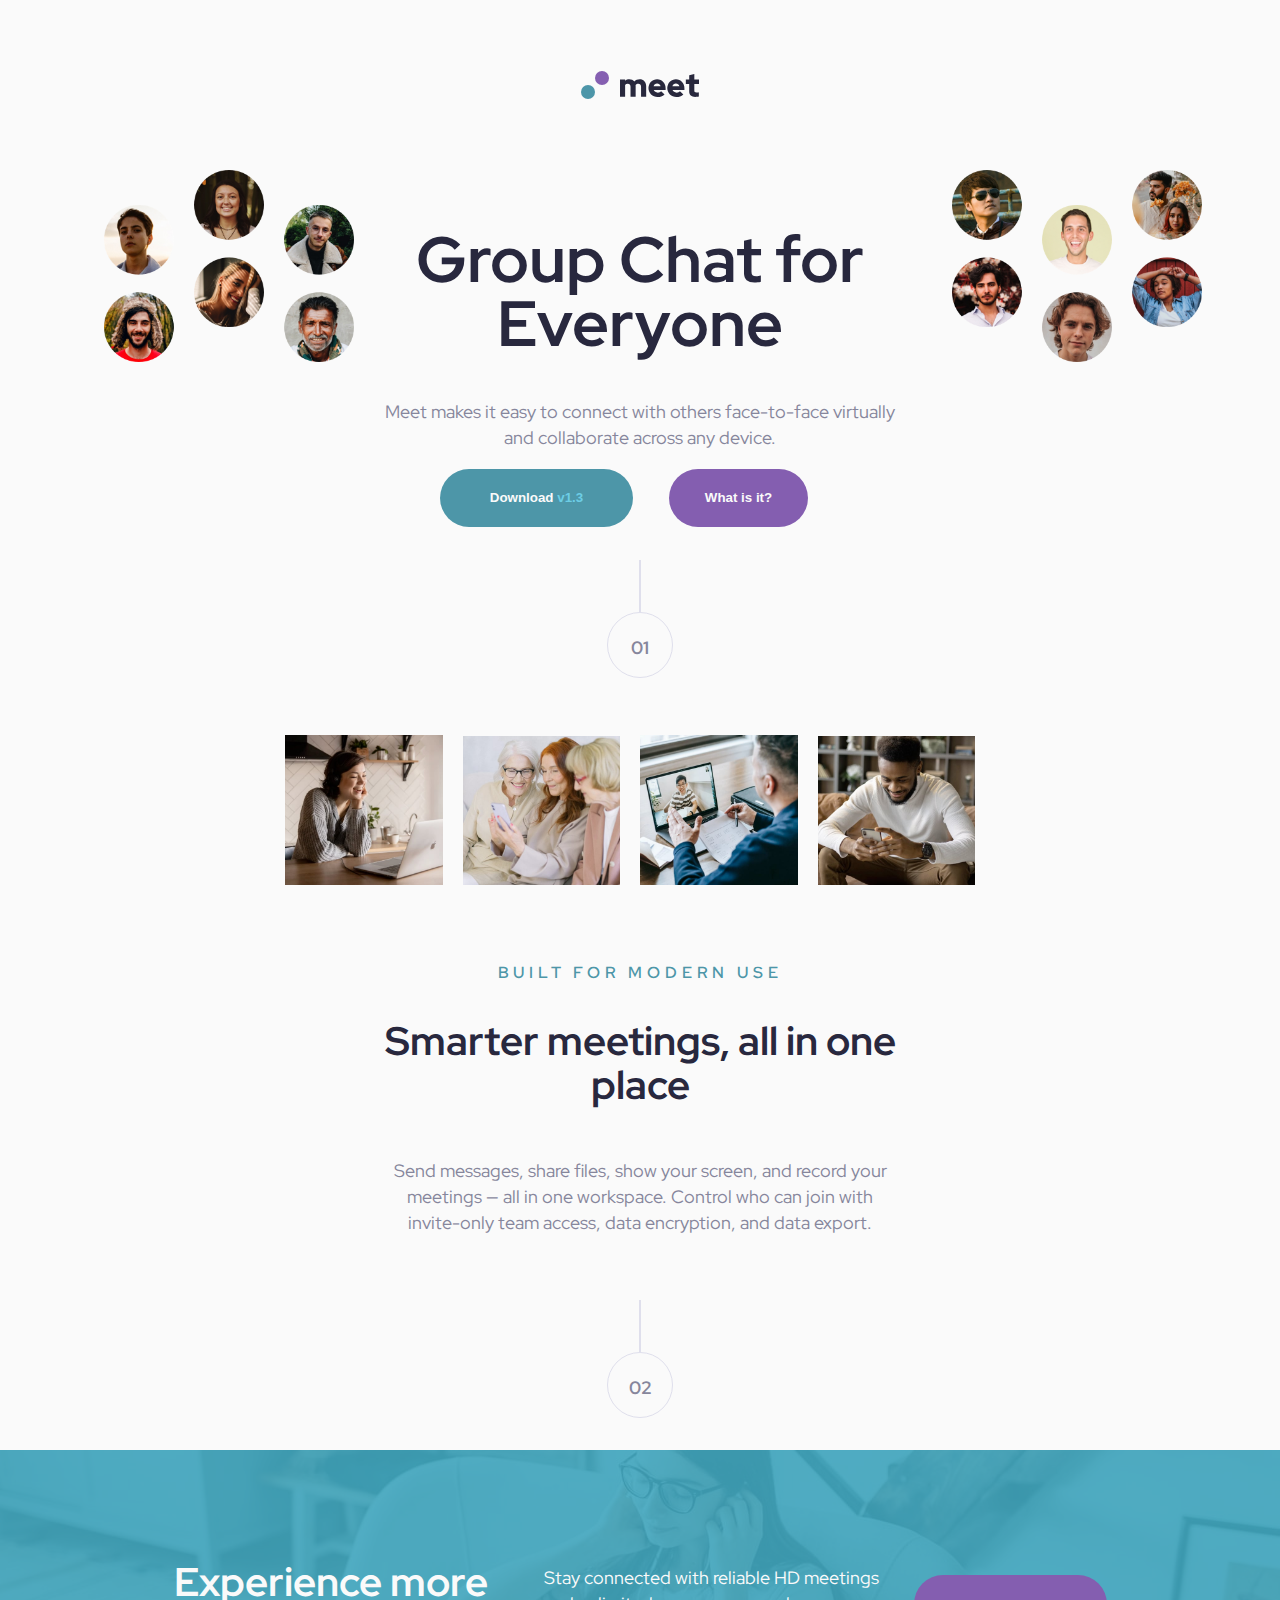
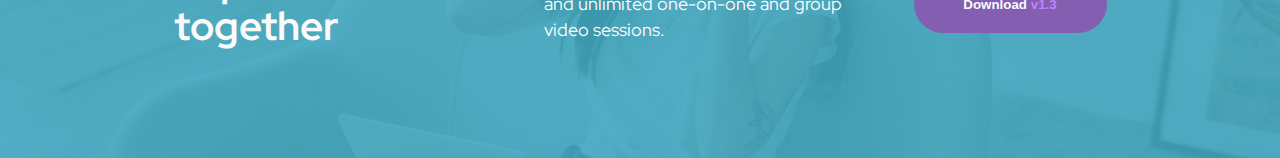
<file: index.html>
<!DOCTYPE html>
<html lang="en">
<head>
  <meta charset="UTF-8">
  <meta name="viewport" content="width=device-width, initial-scale=1.0">
  <link rel="preconnect" href="https://fonts.googleapis.com">
  <link rel="preconnect" href="https://fonts.gstatic.com" crossorigin>
  <link href="https://fonts.googleapis.com/css2?family=Red+Hat+Display:wght@400;900&display=swap" rel="stylesheet">
  <link rel="icon" type="image/png" sizes="32x32" href="./assets/favicon-32x32.png">
  <link rel="stylesheet" href="/style.css">
  
  <title>Frontend Mentor | Meet landing page</title>
</head>
<body>

<header>
  <img class="meet-logo" src="/assets/logo.svg" alt="meet-logo">
</header>

<div class="header-intro">
<div class="header-left">
<img id="img-hero-left" src="/assets/desktop/image-hero-left.png" alt="image-hero-left">
</div>

<div class="header-middle">
<h1>Group Chat for Everyone</h1>
  <p>Meet makes it easy to connect with others face-to-face virtually <br> and collaborate across any device.</p>
<button class="btn1">Download <span class="version1">v1.3</span></button>
<button class="btn2"> What is it? </button> 
</div>

<div class="header-right">
<img id="img-hero-right" src="/assets/desktop/image-hero-right.png" alt="image-hero-right">
</div>
</div>
  
<div class="item-line">
<div class="vertical-line"></div>
<div class="round">
<p>01</p>
</div>
</div>

<div class="multiple-img">

<div class="img1"></div>
<div class="img2"></div>
<div class="img3"></div>
<div class="img4"></div>

</div>



<div class="middle">
  <div class="overline">Built for modern use</div>
  <h2 id="smarter-meetings">Smarter meetings, all in one place</h2>
  <p id="p-meetings">Send messages, share files, show your screen, and record your<br>
     meetings — all in one workspace. Control who can join with 
    <br>invite-only team access, data encryption, and data export.</p>
</div>
  
<div class="item-line">
  <div class="vertical-line"></div>
<div class="round"><p>02</p></div>
</div>

<div class="footer">
  <h2 id="exp-more">Experience more <br> together</h2>
  <p id="p-exp">Stay connected with reliable HD meetings <br> and unlimited one-on-one and group <br> video sessions.</p>

  <button id="last-btn" class="btn2">Download <span class="version2">v1.3</span></button>

  
</body>
</html>
</file>
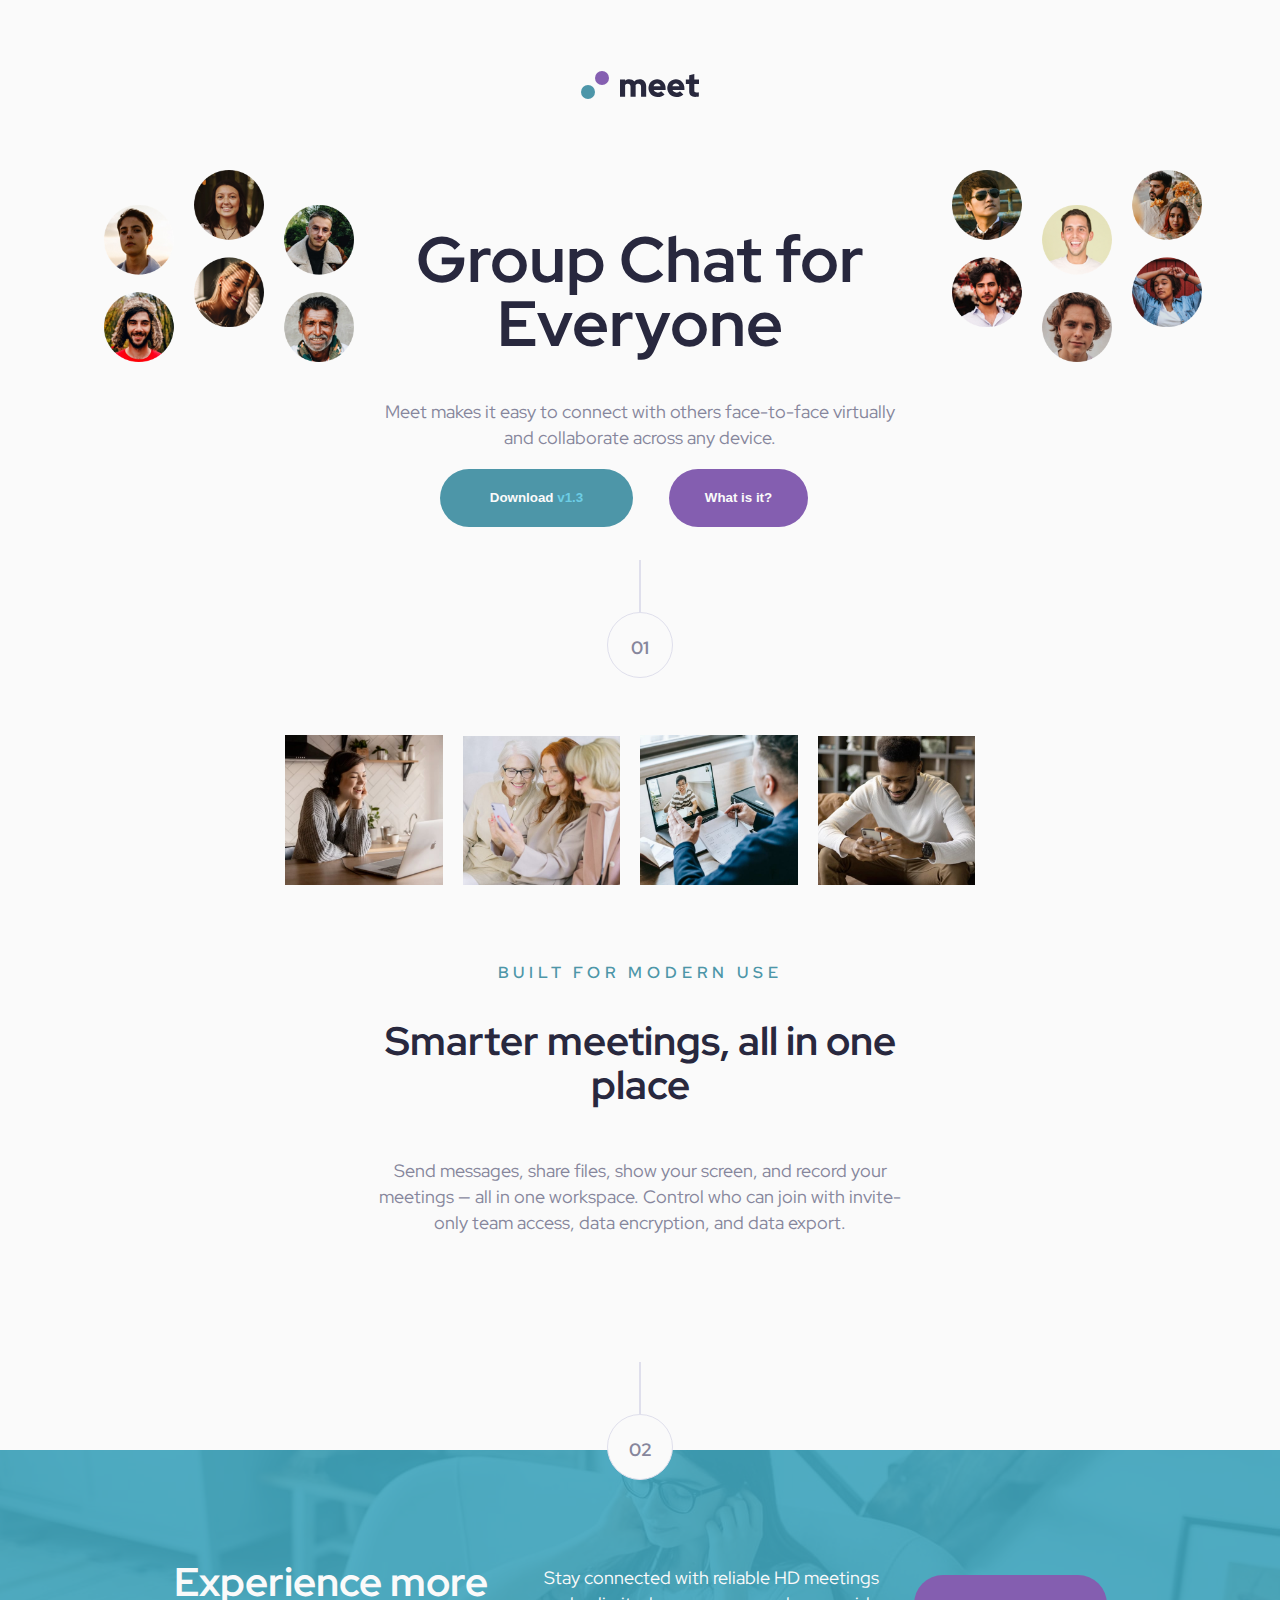
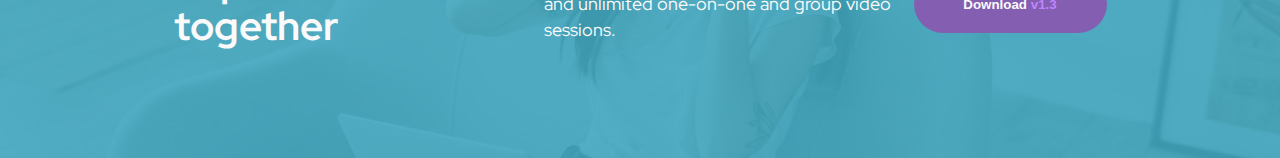
<file: docs/index.html>
<!DOCTYPE html>
<html lang="en">
<head>
  <meta charset="UTF-8">
  <meta name="viewport" content="width=device-width, initial-scale=1.0">
  <link rel="preconnect" href="https://fonts.googleapis.com">
  <link rel="preconnect" href="https://fonts.gstatic.com" crossorigin>
  <link href="https://fonts.googleapis.com/css2?family=Red+Hat+Display:wght@400;900&display=swap" rel="stylesheet">
  <link rel="icon" type="image/png" sizes="32x32" href="./assets/favicon-32x32.png">
  <link rel="stylesheet" type="text/css" href="/docs/style.css">
  
  <title>Frontend Mentor | Meet landing page</title>
</head>
<body>

<header>
  <img class="meet-logo" src="/assets/logo.svg" alt="meet-logo">
</header>


<div class="header-tablet-mobile">
  <img id="img-hero-left-tablet-mobile" src="/assets/desktop/image-hero-left.png" alt="image-hero-left">

  <img id="img-hero-right-tablet-mobile" src="/assets/desktop/image-hero-right.png" alt="image-hero-right">


</div>
<div class="header-intro">
<div class="header-left">
<img id="img-hero-left" src="/assets/desktop/image-hero-left.png" alt="image-hero-left">
</div>

<div class="header-middle">
<h1>Group Chat for Everyone</h1>
  <p>Meet makes it easy to connect with others face-to-face virtually and collaborate across any device.</p>
<div class="buttons">
  <button class="btn1">Download <span class="version1">v1.3</span></button>
  <button class="btn2"> What is it? </button> 
</div>
</div>

<div class="header-right">
<img id="img-hero-right" src="/assets/desktop/image-hero-right.png" alt="image-hero-right">
</div>
</div>
  
<div id="first-line" class="item-line">
<div class="vertical-line"></div>
<div class="round">
<p>01</p>
</div>
</div>

<div class="multiple-img">

<div class="img1"></div>
<div class="img2"></div>
<div class="img3"></div>
<div class="img4"></div>

</div>



<div class="middle">
  <div class="overline">Built for modern use</div>
  <h2 id="smarter-meetings">Smarter meetings, all in one place</h2>
  <p id="p-meetings">Send messages, share files, show your screen, and record your
     meetings — all in one workspace. Control who can join with 
    invite-only team access, data encryption, and data export.</p>
</div>
  
<div id="last-line" class="item-line">
  <div class="vertical-line"></div>
<div class="round"><p>02</p></div>
</div>

<div class="footer">
  <h2 id="exp-more">Experience more together</h2>
  <p id="p-exp">Stay connected with reliable HD meetings and unlimited one-on-one and group video sessions.</p>

  <button id="last-btn" class="btn2">Download <span class="version2">v1.3</span></button>

  
</body>
</html>
</file>
<file: style.css>
/* Variables */
:root{
    --blue-color: hsl(192, 37%, 48%);
    --blue-bg-color-opacity: hsla(192, 50%, 50%, 0.9);
    --pinky-bg-color: hsl(268, 34%, 53%); 
    --dark-letter-color: hsl(240, 21%, 20%); 
    --grey-letter-color: hsl(240, 10%, 57%);
    --grey-line-color: hsl(240, 25%, 90%);
    --blue-hover-color: hsl(192, 70%, 66%); 
    --blue-version-hover-color: hsl(192, 90%, 77%); 
    --pink-hover-color: hsl(268, 100%, 76%);
    --pink-version-hover-color: hsl(268, 100%, 86%);
    --white-letter-color: hsl(0, 0%, 98%);
}
body, html{
    overflow-x: hidden;
}

body{
    box-sizing: border-box;
    margin: 0;
    padding: 0;
    font-size: 18px; 
    line-height: 26px;
    font-family: 'Red Hat Display', sans-serif;
    line-height: 26px;
    background-color: var(--white-letter-color);
    color: var(--grey-letter-color);
}
h1{
    font-size: 64px;
    line-height: 64px;
}
h2{
    font-size: 40px;
    line-height: 44px;
}
h1, h2{
    color: var(--dark-letter-color);
}

.header-tablet-mobile{
    display: none;
}

header{
    width: 100%;
    height: 170px;
    display: flex;
    flex-direction: row;
    margin: auto;
    align-content: center;
    text-align: center;
}
.meet-logo{
margin: auto;
width: 119px;
height: 28px;
}
.header-intro{
    width: 100%;
    height: 358px;
    display: flex;
    flex-direction: row;
    margin: auto;
    justify-content: center;
    text-align: center;
    margin-bottom: 32px;
}
#img-hero-left{
    margin-left: -222px; 
}
.header-middle{
    padding: 15px;
}

button{
    border:none;
    text-decoration: none;
    height: 58px;
    padding:10px;
    border-radius: 29px;
    color: var(--white-letter-color);
    font-weight: 700;
}
@media screen and (min-width: 1024px){
    .header-left, .header-right {
    width: 200px;
    }
    #img-hero-left{
        width: 250px ;
        position: relative;
        left: 80px; 
    }
    #img-hero-right{
        width: 250px;
        position: relative;
        left: 32px;
    }
    .header-middle{
        width: 530px;
        height: 304px;
    }
}
@media screen  and (min-width: 768px) and (max-width: 1023px) {

    #img-hero-left{
    display: none;    
}
#img-hero-right{
    display: none;
}   
.header-tablet-mobile{
    display: flex;
    flex-direction: row;
    justify-content: space-between;
}

#img-hero-left-tablet-mobile{
    position: relative;
    right: 32px;
}

#img-hero-right-tablet-mobile{
    position: relative;
    left: 20px;
}

}
@media screen and (min-width: 320px) and (max-width: 425px){
    #img-hero-left{
        display: none;    
    }
    #img-hero-right{
        display: none;
    }
.header-tablet-mobile{
    display: flex;
    flex-direction: row;
    width: 414px;
    height: 153px;
}
#img-hero-left-tablet-mobile{
    position: relative;
    right: 22px;
}
#img-hero-right-tablet-mobile{
    position: relative;
    left: 6px;
}
.header-middle > h1, p{
    flex-direction: column;
    width: 327px;
    margin: auto;
    justify-content: center;
    align-content: center;
}

h1{
    font-size: 40px; 
}
p{
    font-size: 16px;
    line-height: 26px;
}

.btn1 {
    
    position: relative;
    top: 10px;
    left: 10px;
}
.btn2{
    position: relative;
    top: 30px;
    left: 12px;
}


}



/* MULTIPLE IMAGES */

.multiple-img{
    width: 1110px;
    display: flex;
    margin: auto;
    flex-direction: row;
    justify-content: center;
}

.img1, .img2, .img3, .img4{
    width: 242px;
    height: 242px;
    justify-content: space-around;
    background-size: contain;
    border-radius: 5px;
    background: no-repeat center center; 
    background-size: contain;
}

.img1{
    background-image: url(assets/desktop/image-woman-in-videocall.jpg);
}
.img2{
    background-image: url(assets/desktop/image-women-videochatting.jpg);
}
.img3{
    background-image: url(assets/desktop/image-men-in-meeting.jpg);
}
.img4{
    background-image: url(assets/desktop/image-man-texting.jpg);
}

@media screen and (min-width: 1024px){
    .multiple-img{
        width: 710px;
        justify-content: center;
        }
        .img1, .img2, .img3, .img4{
            width: 200px;
            height: 200px;
            margin-right: 20px;
        }
            }      
@media screen  and (min-width: 768px) and (max-width: 1023px){
    .multiple-img{
        width: 689px;
        justify-content: center;
        }
        .img1, .img2, .img3, .img4{
            width: 164px;
            height: 156px;
            margin-right: 20px;
        }
}
@media screen and (min-width: 320px) and (max-width: 425px){
    .multiple-img{
        width: 100%;
        height: 100%; 
        display: grid;
        grid-template-columns: repeat(2, 143px);
        grid-gap: 12px;
        }
        
        .img1, .img2, .img3, .img4{
            height: 151px;
            width: 143px;
            background-size:cover;
        }

}
.middle{
    width: 540px;
    height: 240px;
    display: flex;
    flex-direction: column;
    text-align: center;
    margin: auto;
    padding: 50px;
    margin-bottom: 50px;
}

.overline{
    letter-spacing: 0.3em;
    font-size: 16px;
    line-height: 26px;
    font-weight: 600;
    text-transform: uppercase;
    color: var(--blue-color);
}

@media screen and (min-width: 320px) and (max-width: 425px){
    .middle{
        margin-top: 40px;
        width: 327px;
        height: 284px;
        padding: 0;
    }

   h2{
        font-size: 32px;
    }

    p{
    font-size: 16px;
    }
}

.btn1, .btn2{
    margin-right: 32px;
}
.btn1, #last-btn{
    width: 193px;
}
.btn1{
    background-color: var(--blue-color);
}
.version1{
    color: var(--blue-hover-color)
}

.btn1:hover{
    background-color: var(--blue-hover-color);
}
.btn1:hover > .version1{
    color: var( --blue-version-hover-color);
}

.btn2{
    background-color: var(--pinky-bg-color);
    width: 139px;
}
.btn2:hover{
    background-color: var(--pink-hover-color);
}
.version2{
    color: var(--pink-hover-color);
}
.btn2:hover > .version2{
    color: var(--pink-version-hover-color);
}

.footer{
    position:relative;
    width: 100%;
    height: 308px;
    background: url(assets/desktop/image-footer.jpg) center no-repeat;
    background-size: cover;
    display: flex;
    flex-direction: row;
    align-items: center;
    justify-content: center;    
}
.footer::before{ 
    position: absolute;
    content: "";
    top: 0;
    left: 0;
    width: 100%;
    height: 100%;
    background-color: var(--blue-bg-color-opacity);

}
#exp-more, #p-exp, #last-btn{
    position: relative;
    margin-right: 90px;
}
#exp-more, #p-exp{
    color: var(--white-letter-color);
    padding: 50px;
}
@media screen and (min-width: 1024px){
    
    
    #exp-more, #p-exp, #last-btn{
        margin-right: 0;
        padding: 0;
    }
    
    #exp-more{
        width: 350px ;
        height: 88px;
        font-size: 40px;}


        #p-exp{
            width: 350px;
            height: 78px;
            font-size: 18px;
            margin: auto 20px;
        }

    #last-btn{
        width: 193px;

    }
}


@media screen and (min-width: 768px) and (max-width: 1023px){
    .footer{
        flex-direction: column;
        height: 400px;
        text-align: center;
    }
    #exp-more, #p-exp, #last-btn{
        margin: 0;
        padding: 0;
    }
    #exp-more, #p-exp{
        padding: 20px;
    }

    #exp-more{
        width: 462px;
    }

    #p-exp{
        width: 575px;
        padding-bottom: 20px;
    
    }

}
@media screen and (min-width: 320px) and (max-width: 425px){
    .footer{
        height: 428px;
        flex-direction: column;
        text-align: center;
    }
    #exp-more, #p-exp, #last-btn{
        margin: 0;
        padding: 0;
    }
    #exp-more, #p-exp{
        padding: 20px;}

        #exp-more{
            width: 327px;
            height: 78px;
            font-weight: 900;
            font-size: 32px;
        }

    #p-exp{
        font-size: 18px;
        width: 327px;
        height: 78px;
    }
}
.item-line{
    width: 100%;
    display: flex;
    flex-direction: column;
    align-items: center;
    justify-content: center;
    margin-bottom: 32px;
}
.vertical-line, .round{
    border: 0.5px solid var(--grey-line-color);
}
.vertical-line{
    height: 50px;
}
.round{
    text-align: center;
    width: 56px;
    height: 56px;
    border-radius: 50%;
    font-weight: bold;
    padding: 4px;
    background-color: var(--white-letter-color);
}
#last-line{
    position: relative;
    top: 62px;
    z-index: 10;
}
@media screen and (min-width: 768px) and (max-width: 1023px){
    #first-line{
        padding-top: 32px;
        padding-bottom: 32px;
    }
}
@media screen and (min-width: 320px) and (max-width: 425px){
    .round > p{
        width: 21px;
        margin: 16px auto;
    }

    #first-line{
        padding-top: 50px;
        padding-bottom: 30px;
    }
}
</file>
<file: docs/style.css>
/* Variables */
:root{
    --blue-color: hsl(192, 37%, 48%);
    --blue-bg-color-opacity: hsla(192, 50%, 50%, 0.9);
    --pinky-bg-color: hsl(268, 34%, 53%); 
    --dark-letter-color: hsl(240, 21%, 20%); 
    --grey-letter-color: hsl(240, 10%, 57%);
    --grey-line-color: hsl(240, 25%, 90%);
    --blue-hover-color: hsl(192, 70%, 66%); 
    --blue-version-hover-color: hsl(192, 90%, 77%); 
    --pink-hover-color: hsl(268, 100%, 76%);
    --pink-version-hover-color: hsl(268, 100%, 86%);
    --white-letter-color: hsl(0, 0%, 98%);
}
body, html{
    overflow-x: hidden;
}

body{
    box-sizing: border-box;
    margin: 0;
    padding: 0;
    font-size: 18px; 
    line-height: 26px;
    font-family: 'Red Hat Display', sans-serif;
    line-height: 26px;
    background-color: var(--white-letter-color);
    color: var(--grey-letter-color);
}
h1{
    font-size: 64px;
    line-height: 64px;
}
h2{
    font-size: 40px;
    line-height: 44px;
}
h1, h2{
    color: var(--dark-letter-color);
}

.header-tablet-mobile{
    display: none;
}

header{
    width: 100%;
    height: 170px;
    display: flex;
    flex-direction: row;
    margin: auto;
    align-content: center;
    text-align: center;
}
.meet-logo{
margin: auto;
width: 119px;
height: 28px;
}
.header-intro{
    width: 100%;
    height: 358px;
    display: flex;
    flex-direction: row;
    margin: auto;
    justify-content: center;
    text-align: center;
    margin-bottom: 32px;
}
#img-hero-left{
    margin-left: -222px; 
}
.header-middle{
    padding: 15px;
}

button{
    border:none;
    text-decoration: none;
    height: 58px;
    padding:10px;
    border-radius: 29px;
    color: var(--white-letter-color);
    font-weight: 700;
}
@media screen and (min-width: 1024px){
    .header-left, .header-right {
    width: 200px;
    }
    #img-hero-left{
        width: 250px ;
        position: relative;
        left: 80px; 
    }
    #img-hero-right{
        width: 250px;
        position: relative;
        left: 32px;
    }
    .header-middle{
        width: 530px;
        height: 304px;
    }
}
@media screen  and (min-width: 768px) and (max-width: 1023px) {

    #img-hero-left{
    display: none;    
}
#img-hero-right{
    display: none;
}   
.header-tablet-mobile{
    display: flex;
    flex-direction: row;
    justify-content: space-between;
}

#img-hero-left-tablet-mobile{
    position: relative;
    right: 32px;
}

#img-hero-right-tablet-mobile{
    position: relative;
    left: 20px;
}

}
@media screen and (min-width: 320px) and (max-width: 425px){
    #img-hero-left{
        display: none;    
    }
    #img-hero-right{
        display: none;
    }
.header-tablet-mobile{
    display: flex;
    flex-direction: row;
    width: 414px;
    height: 153px;
}
#img-hero-left-tablet-mobile{
    position: relative;
    right: 22px;
}
#img-hero-right-tablet-mobile{
    position: relative;
    left: 6px;
}
.header-middle > h1, p{
    flex-direction: column;
    width: 327px;
    margin: auto;
    justify-content: center;
    align-content: center;
}

h1{
    font-size: 40px; 
}
p{
    font-size: 16px;
    line-height: 26px;
}

.btn1 {
    
    position: relative;
    top: 10px;
    left: 10px;
}
.btn2{
    position: relative;
    top: 30px;
    left: 12px;
}


}



/* MULTIPLE IMAGES */

.multiple-img{
    width: 1110px;
    display: flex;
    margin: auto;
    flex-direction: row;
    justify-content: center;
}

.img1, .img2, .img3, .img4{
    width: 242px;
    height: 242px;
    justify-content: space-around;
    background-size: contain;
    border-radius: 5px;
    background: no-repeat center center; 
    background-size: contain;
}

.img1{
    background-image: url(/assets/desktop/image-woman-in-videocall.jpg);
}
.img2{
    background-image: url(/assets/desktop/image-women-videochatting.jpg);
}
.img3{
    background-image: url(/assets/desktop/image-men-in-meeting.jpg);
}
.img4{
    background-image: url(/assets/desktop/image-man-texting.jpg);
}

@media screen and (min-width: 1024px){
    .multiple-img{
        width: 710px;
        justify-content: center;
        }
        .img1, .img2, .img3, .img4{
            width: 200px;
            height: 200px;
            margin-right: 20px;
        }
            }      
@media screen  and (min-width: 768px) and (max-width: 1023px){
    .multiple-img{
        width: 689px;
        justify-content: center;
        }
        .img1, .img2, .img3, .img4{
            width: 164px;
            height: 156px;
            margin-right: 20px;
        }
}
@media screen and (min-width: 320px) and (max-width: 425px){
    .multiple-img{
        width: 100%;
        height: 100%; 
        display: grid;
        grid-template-columns: repeat(2, 143px);
        grid-gap: 12px;
        }
        
        .img1, .img2, .img3, .img4{
            height: 151px;
            width: 143px;
            background-size:cover;
        }

}
.middle{
    width: 540px;
    height: 240px;
    display: flex;
    flex-direction: column;
    text-align: center;
    margin: auto;
    padding: 50px;
    margin-bottom: 50px;
}

.overline{
    letter-spacing: 0.3em;
    font-size: 16px;
    line-height: 26px;
    font-weight: 600;
    text-transform: uppercase;
    color: var(--blue-color);
}

@media screen and (min-width: 320px) and (max-width: 425px){
    .middle{
        margin-top: 40px;
        width: 327px;
        height: 284px;
        padding: 0;
    }

   h2{
        font-size: 32px;
    }

    p{
    font-size: 16px;
    }
}

.btn1, .btn2{
    margin-right: 32px;
}
.btn1, #last-btn{
    width: 193px;
}
.btn1{
    background-color: var(--blue-color);
}
.version1{
    color: var(--blue-hover-color)
}

.btn1:hover{
    background-color: var(--blue-hover-color);
}
.btn1:hover > .version1{
    color: var( --blue-version-hover-color);
}

.btn2{
    background-color: var(--pinky-bg-color);
    width: 139px;
}
.btn2:hover{
    background-color: var(--pink-hover-color);
}
.version2{
    color: var(--pink-hover-color);
}
.btn2:hover > .version2{
    color: var(--pink-version-hover-color);
}

.footer{
    position:relative;
    width: 100%;
    height: 308px;
    background: url("/assets/desktop/image-footer.jpg") center no-repeat;
    background-size: cover;
    display: flex;
    flex-direction: row;
    align-items: center;
    justify-content: center;    
}
.footer::before{ 
    position: absolute;
    content: "";
    top: 0;
    left: 0;
    width: 100%;
    height: 100%;
    background-color: var(--blue-bg-color-opacity);

}
#exp-more, #p-exp, #last-btn{
    position: relative;
    margin-right: 90px;
}
#exp-more, #p-exp{
    color: var(--white-letter-color);
    padding: 50px;
}
@media screen and (min-width: 1024px){
    
    
    #exp-more, #p-exp, #last-btn{
        margin-right: 0;
        padding: 0;
    }
    
    #exp-more{
        width: 350px ;
        height: 88px;
        font-size: 40px;}


        #p-exp{
            width: 350px;
            height: 78px;
            font-size: 18px;
            margin: auto 20px;
        }

    #last-btn{
        width: 193px;

    }
}


@media screen and (min-width: 768px) and (max-width: 1023px){
    .footer{
        flex-direction: column;
        height: 400px;
        text-align: center;
    }
    #exp-more, #p-exp, #last-btn{
        margin: 0;
        padding: 0;
    }
    #exp-more, #p-exp{
        padding: 20px;
    }

    #exp-more{
        width: 462px;
    }

    #p-exp{
        width: 575px;
        padding-bottom: 20px;
    
    }

}
@media screen and (min-width: 320px) and (max-width: 425px){
    .footer{
        height: 428px;
        flex-direction: column;
        text-align: center;
    }
    #exp-more, #p-exp, #last-btn{
        margin: 0;
        padding: 0;
    }
    #exp-more, #p-exp{
        padding: 20px;}

        #exp-more{
            width: 327px;
            height: 78px;
            font-weight: 900;
            font-size: 32px;
        }

    #p-exp{
        font-size: 18px;
        width: 327px;
        height: 78px;
    }
}
.item-line{
    width: 100%;
    display: flex;
    flex-direction: column;
    align-items: center;
    justify-content: center;
    margin-bottom: 32px;
}
.vertical-line, .round{
    border: 0.5px solid var(--grey-line-color);
}
.vertical-line{
    height: 50px;
}
.round{
    text-align: center;
    width: 56px;
    height: 56px;
    border-radius: 50%;
    font-weight: bold;
    padding: 4px;
    background-color: var(--white-letter-color);
}
#last-line{
    position: relative;
    top: 62px;
    z-index: 10;
}
@media screen and (min-width: 768px) and (max-width: 1023px){
    #first-line{
        padding-top: 32px;
        padding-bottom: 32px;
    }
}
@media screen and (min-width: 320px) and (max-width: 425px){
    .round > p{
        width: 21px;
        margin: 16px auto;
    }

    #first-line{
        padding-top: 50px;
        padding-bottom: 30px;
    }
}
</file>
